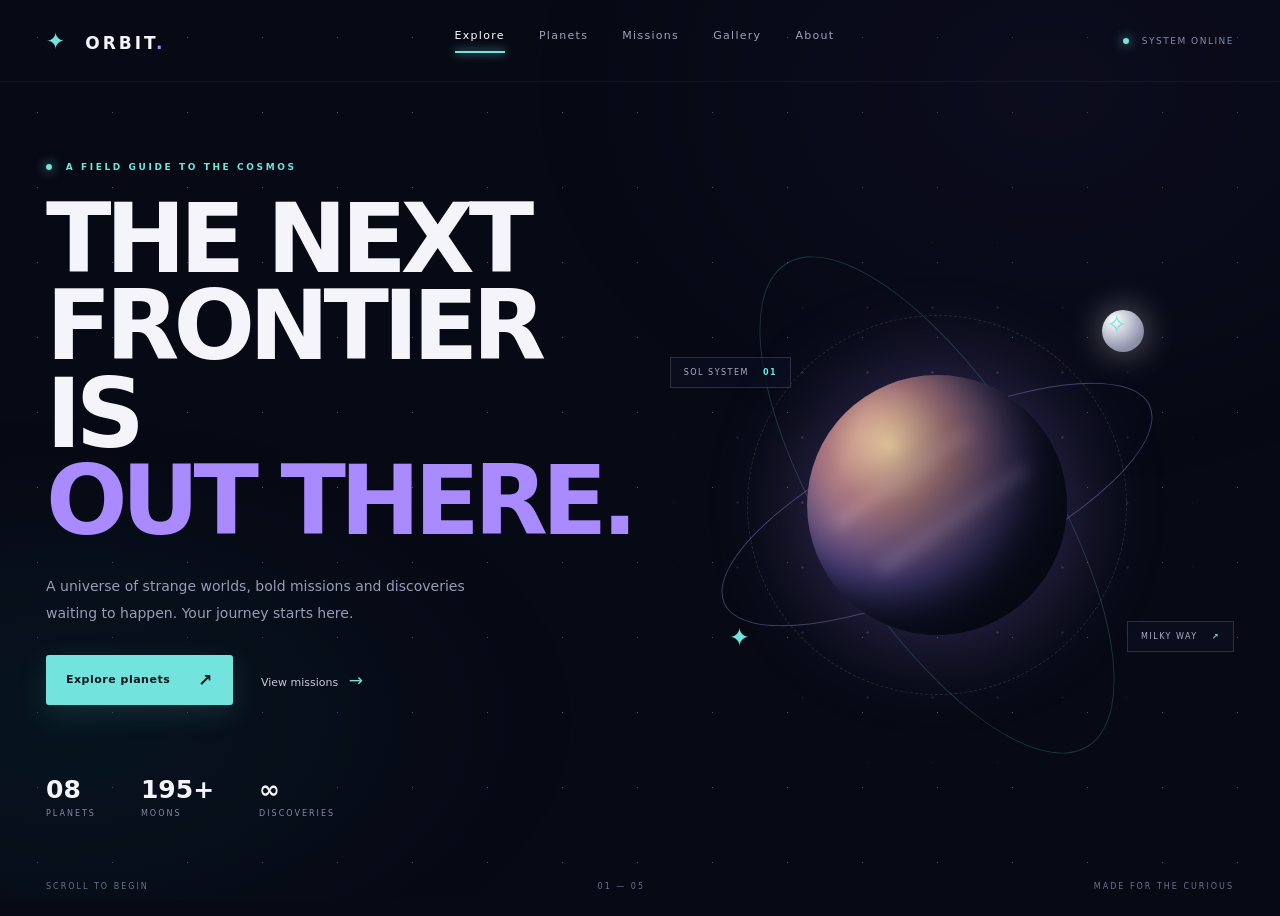
<file: index.html>
<!DOCTYPE html>
<html lang="en"><head><meta charset="UTF-8"><meta name="viewport" content="width=device-width,initial-scale=1"><meta name="theme-color" content="#070914"><title>ORBIT — Explore the Universe</title><link rel="stylesheet" href="style.css"></head>
<body class="home-page">
<header class="topbar"><a class="brand" href="index.html"><span class="brand-mark">✦</span> ORBIT<span class="brand-dot">.</span></a><button class="nav-toggle" aria-label="Open navigation">☰</button><nav class="nav"><a class="current" href="index.html">Explore</a><a href="planets.html">Planets</a><a href="missions.html">Missions</a><a href="gallery.html">Gallery</a><a href="about.html">About</a></nav><span class="top-status"><i></i> SYSTEM ONLINE</span></header>
<main class="home-hero"><div class="hero-copy"><div class="kicker"><span></span> A FIELD GUIDE TO THE COSMOS</div><h1>THE NEXT<br>FRONTIER IS<br><em>OUT THERE.</em></h1><p class="hero-desc">A universe of strange worlds, bold missions and discoveries waiting to happen. Your journey starts here.</p><div class="hero-actions"><a class="btn btn-primary" href="planets.html">Explore planets <b>↗</b></a><a class="text-link" href="missions.html">View missions <span>→</span></a></div><div class="hero-metrics"><div><strong>08</strong><small>PLANETS</small></div><div><strong>195+</strong><small>MOONS</small></div><div><strong>∞</strong><small>DISCOVERIES</small></div></div></div>
<div class="hero-visual"><div class="starfield"></div><div class="hero-orbit orbit-a"></div><div class="hero-orbit orbit-b"></div><div class="hero-orbit orbit-c"></div><div class="hero-planet"><span class="planet-shadow"></span></div><div class="hero-moon"></div><div class="floating-label label-one">SOL SYSTEM <b>01</b></div><div class="floating-label label-two">MILKY WAY <b>↗</b></div><span class="hero-cross cross-one">✦</span><span class="hero-cross cross-two">✧</span></div><div class="hero-bottom"><span>SCROLL TO BEGIN</span><span>01 — 05</span><span>MADE FOR THE CURIOUS</span></div></main><script src="script.js"></script></body></html>
</file>
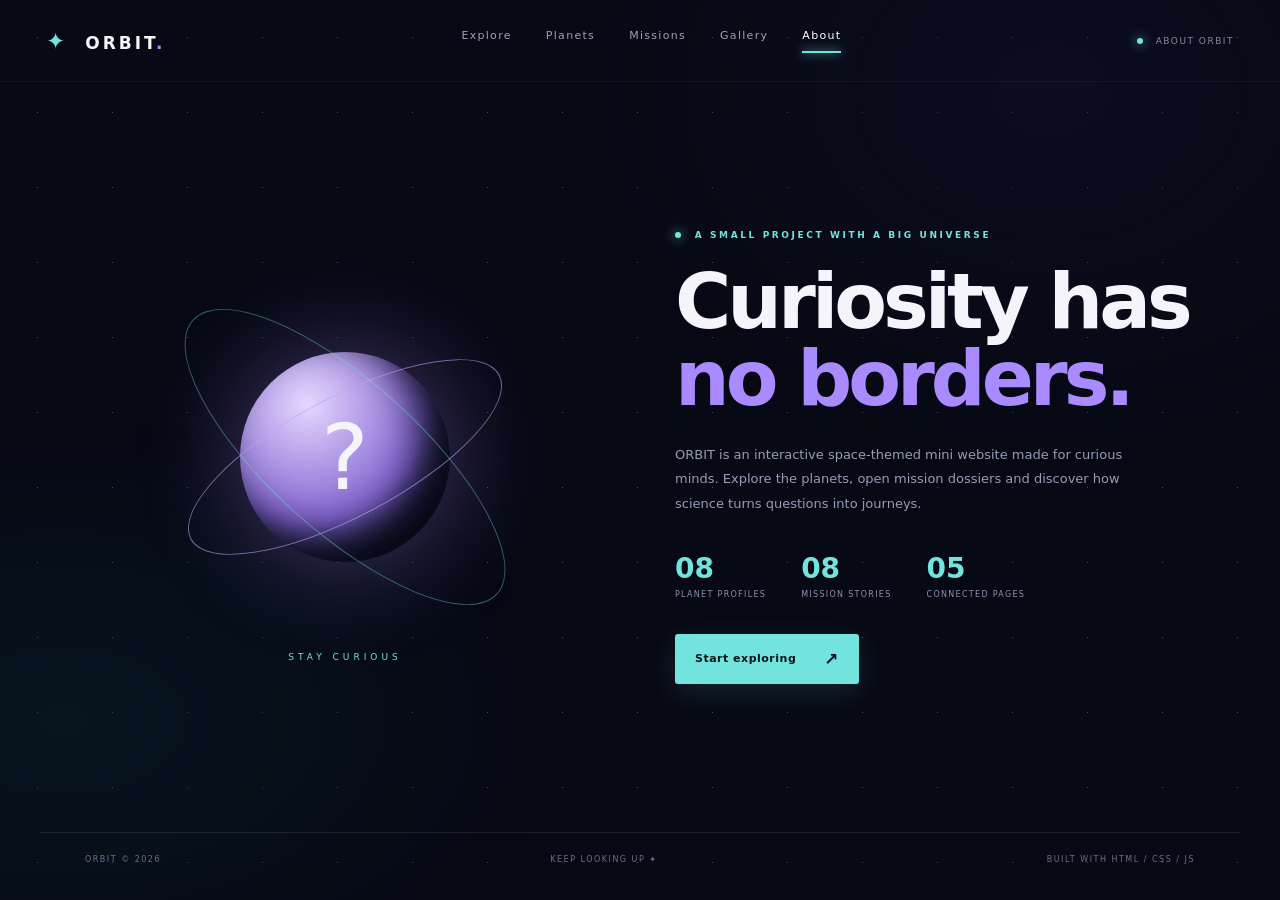
<file: about.html>
<!DOCTYPE html>
<html lang="en"><head><meta charset="UTF-8"><meta name="viewport" content="width=device-width,initial-scale=1"><title>About — ORBIT</title><link rel="stylesheet" href="style.css"></head>
<body><header class="topbar"><a class="brand" href="index.html"><span class="brand-mark">✦</span> ORBIT<span class="brand-dot">.</span></a><button class="nav-toggle" aria-label="Open navigation">☰</button><nav class="nav"><a href="index.html">Explore</a><a href="planets.html">Planets</a><a href="missions.html">Missions</a><a href="gallery.html">Gallery</a><a class="current" href="about.html">About</a></nav><span class="top-status"><i></i> ABOUT ORBIT</span></header>
<main class="about-shell"><div class="about-art"><div class="about-orbit one"></div><div class="about-orbit two"></div><div class="about-sun">?</div><span class="about-stamp">STAY CURIOUS</span></div><div class="about-text"><div class="kicker"><span></span> A SMALL PROJECT WITH A BIG UNIVERSE</div><h1>Curiosity has<br><em>no borders.</em></h1><p>ORBIT is an interactive space-themed mini website made for curious minds. Explore the planets, open mission dossiers and discover how science turns questions into journeys.</p><div class="about-numbers"><div><b>08</b><small>PLANET PROFILES</small></div><div><b>08</b><small>MISSION STORIES</small></div><div><b>05</b><small>CONNECTED PAGES</small></div></div><a class="btn btn-primary" href="planets.html">Start exploring <b>↗</b></a></div></main><footer class="site-footer"><span>ORBIT © 2026</span><span>KEEP LOOKING UP ✦</span><span>BUILT WITH HTML / CSS / JS</span></footer><script src="script.js"></script></body></html>
</file>
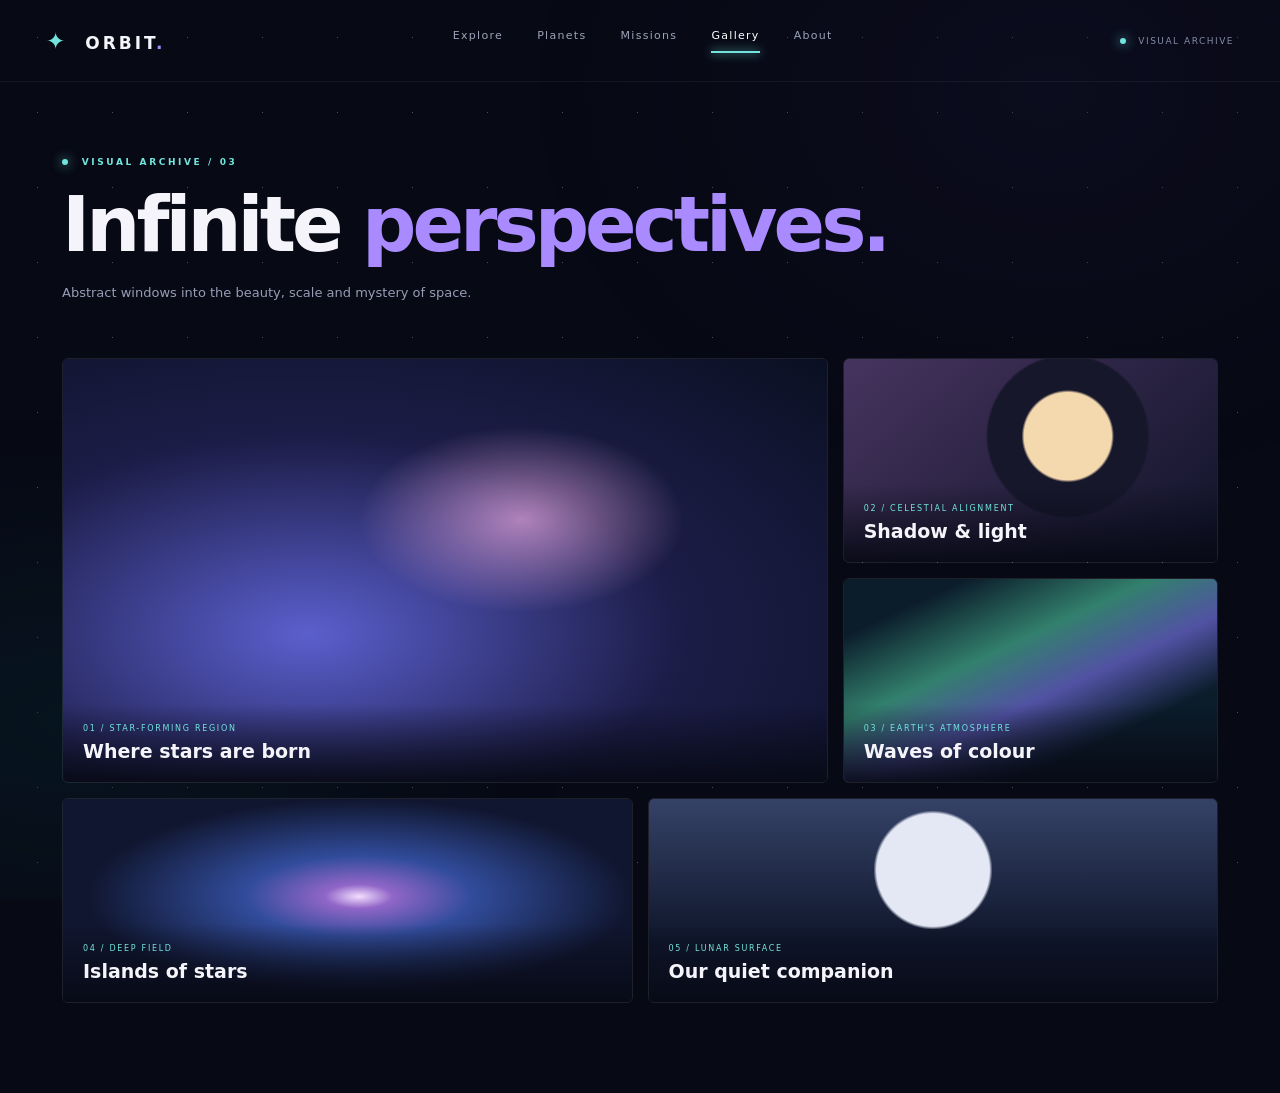
<file: gallery.html>
<!DOCTYPE html>
<html lang="en"><head><meta charset="UTF-8"><meta name="viewport" content="width=device-width,initial-scale=1"><title>Gallery — ORBIT</title><link rel="stylesheet" href="style.css"></head>
<body><header class="topbar"><a class="brand" href="index.html"><span class="brand-mark">✦</span> ORBIT<span class="brand-dot">.</span></a><button class="nav-toggle" aria-label="Open navigation">☰</button><nav class="nav"><a href="index.html">Explore</a><a href="planets.html">Planets</a><a href="missions.html">Missions</a><a class="current" href="gallery.html">Gallery</a><a href="about.html">About</a></nav><span class="top-status"><i></i> VISUAL ARCHIVE</span></header>
<main class="content-shell"><div class="section-heading"><div><div class="kicker"><span></span> VISUAL ARCHIVE / 03</div><h1>Infinite <em>perspectives.</em></h1><p>Abstract windows into the beauty, scale and mystery of space.</p></div></div><section class="visual-gallery"><article class="visual-tile nebula-tile"><div class="visual-art"></div><div class="visual-caption"><small>01 / STAR-FORMING REGION</small><b>Where stars are born</b></div></article><article class="visual-tile eclipse-tile"><div class="visual-art"></div><div class="visual-caption"><small>02 / CELESTIAL ALIGNMENT</small><b>Shadow & light</b></div></article><article class="visual-tile aurora-tile"><div class="visual-art"></div><div class="visual-caption"><small>03 / EARTH'S ATMOSPHERE</small><b>Waves of colour</b></div></article><article class="visual-tile galaxy-tile"><div class="visual-art"></div><div class="visual-caption"><small>04 / DEEP FIELD</small><b>Islands of stars</b></div></article><article class="visual-tile moon-tile"><div class="visual-art"></div><div class="visual-caption"><small>05 / LUNAR SURFACE</small><b>Our quiet companion</b></div></article></section></main><script src="script.js"></script></body></html>
</file>
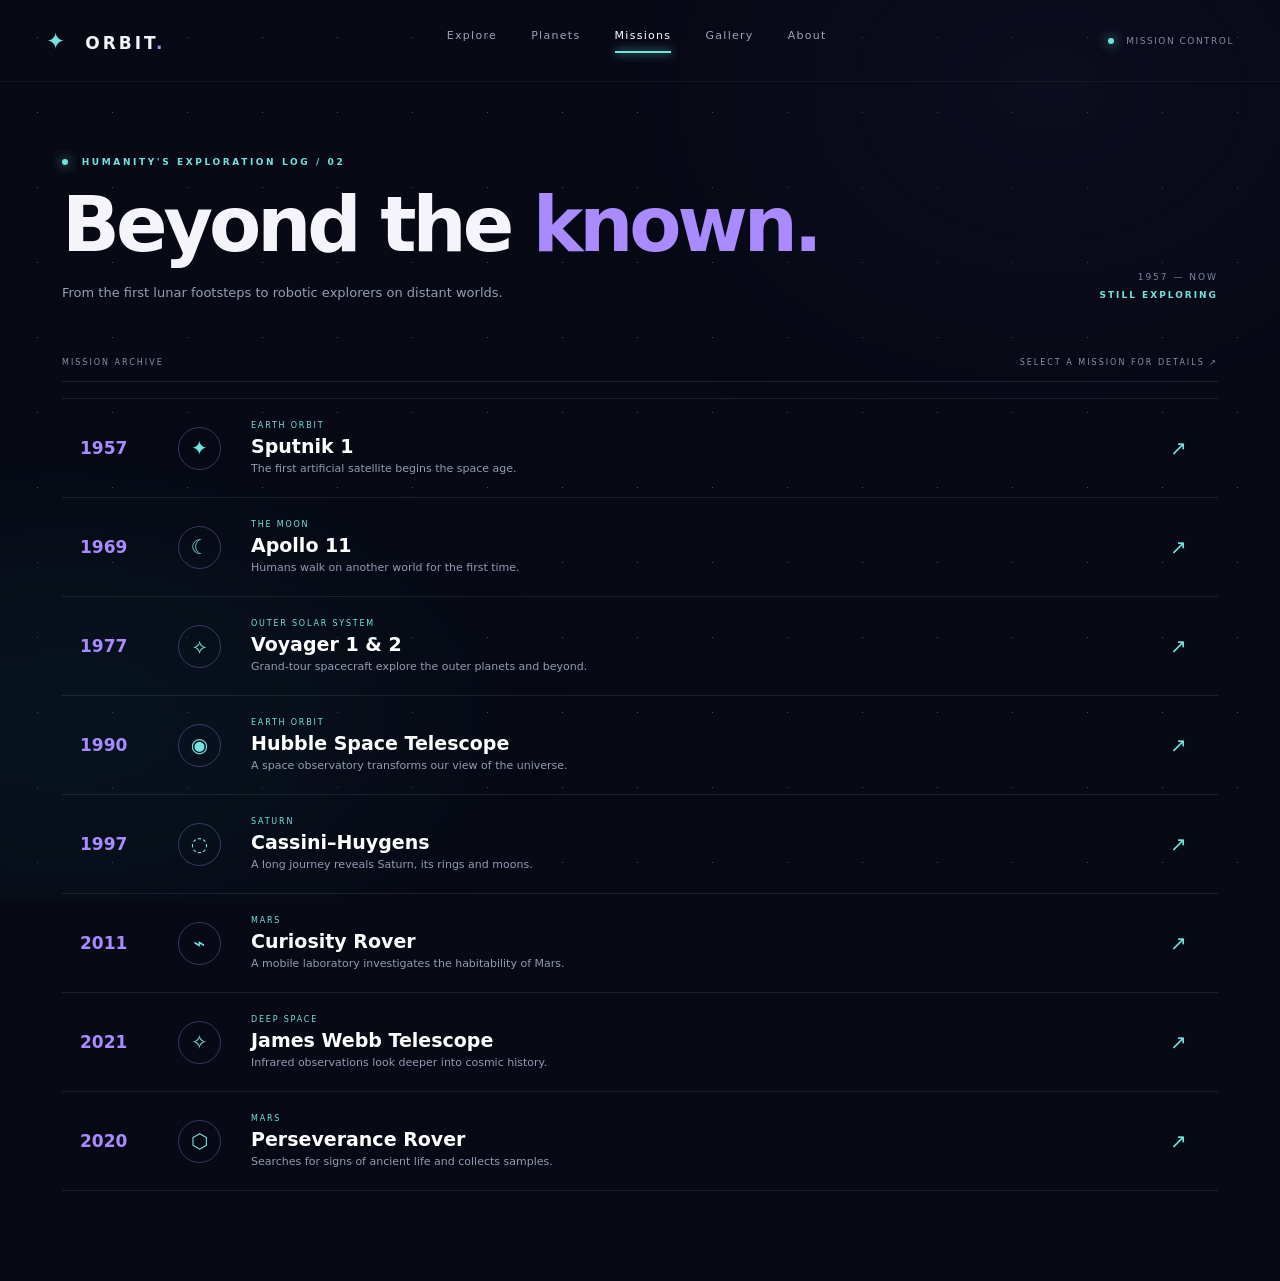
<file: missions.html>
<!DOCTYPE html>
<html lang="en"><head><meta charset="UTF-8"><meta name="viewport" content="width=device-width,initial-scale=1"><title>Missions — ORBIT</title><link rel="stylesheet" href="style.css"></head>
<body><header class="topbar"><a class="brand" href="index.html"><span class="brand-mark">✦</span> ORBIT<span class="brand-dot">.</span></a><button class="nav-toggle" aria-label="Open navigation">☰</button><nav class="nav"><a href="index.html">Explore</a><a href="planets.html">Planets</a><a class="current" href="missions.html">Missions</a><a href="gallery.html">Gallery</a><a href="about.html">About</a></nav><span class="top-status"><i></i> MISSION CONTROL</span></header>
<main class="content-shell"><div class="section-heading"><div><div class="kicker"><span></span> HUMANITY'S EXPLORATION LOG / 02</div><h1>Beyond the <em>known.</em></h1><p>From the first lunar footsteps to robotic explorers on distant worlds.</p></div><div class="heading-side">1957 — NOW<br><b>STILL EXPLORING</b></div></div><div class="mission-intro"><span>MISSION ARCHIVE</span><span>SELECT A MISSION FOR DETAILS ↗</span></div><section class="mission-list" id="missionList">
<button class="mission-card" data-mission="sputnik"><span class="mission-date">1957</span><span class="mission-symbol">✦</span><span class="mission-main"><small>EARTH ORBIT</small><b>Sputnik 1</b><p>The first artificial satellite begins the space age.</p></span><span class="mission-go">↗</span></button>
<button class="mission-card" data-mission="apollo"><span class="mission-date">1969</span><span class="mission-symbol">☾</span><span class="mission-main"><small>THE MOON</small><b>Apollo 11</b><p>Humans walk on another world for the first time.</p></span><span class="mission-go">↗</span></button>
<button class="mission-card" data-mission="voyager"><span class="mission-date">1977</span><span class="mission-symbol">⟡</span><span class="mission-main"><small>OUTER SOLAR SYSTEM</small><b>Voyager 1 & 2</b><p>Grand-tour spacecraft explore the outer planets and beyond.</p></span><span class="mission-go">↗</span></button>
<button class="mission-card" data-mission="hubble"><span class="mission-date">1990</span><span class="mission-symbol">◉</span><span class="mission-main"><small>EARTH ORBIT</small><b>Hubble Space Telescope</b><p>A space observatory transforms our view of the universe.</p></span><span class="mission-go">↗</span></button>
<button class="mission-card" data-mission="cassini"><span class="mission-date">1997</span><span class="mission-symbol">◌</span><span class="mission-main"><small>SATURN</small><b>Cassini–Huygens</b><p>A long journey reveals Saturn, its rings and moons.</p></span><span class="mission-go">↗</span></button>
<button class="mission-card" data-mission="curiosity"><span class="mission-date">2011</span><span class="mission-symbol">⌁</span><span class="mission-main"><small>MARS</small><b>Curiosity Rover</b><p>A mobile laboratory investigates the habitability of Mars.</p></span><span class="mission-go">↗</span></button>
<button class="mission-card" data-mission="webb"><span class="mission-date">2021</span><span class="mission-symbol">✧</span><span class="mission-main"><small>DEEP SPACE</small><b>James Webb Telescope</b><p>Infrared observations look deeper into cosmic history.</p></span><span class="mission-go">↗</span></button>
<button class="mission-card" data-mission="perseverance"><span class="mission-date">2020</span><span class="mission-symbol">⬡</span><span class="mission-main"><small>MARS</small><b>Perseverance Rover</b><p>Searches for signs of ancient life and collects samples.</p></span><span class="mission-go">↗</span></button>
</section></main>
<div class="modal-backdrop" id="missionModal" aria-hidden="true"><section class="detail-modal mission-detail" role="dialog" aria-modal="true" aria-labelledby="missionName"><button class="modal-close" aria-label="Close">×</button><div class="mission-detail-art"><div class="mission-art-ring"></div><div class="mission-art-icon" id="missionIcon">✦</div><span>MISSION ARCHIVE / <b id="missionYear">1969</b></span></div><div class="detail-content"><div class="kicker"><span></span><span id="missionTarget">LUNAR EXPLORATION</span></div><h2 id="missionName">Apollo 11</h2><p class="detail-intro" id="missionDescription"></p><div class="mission-facts" id="missionFacts"></div><div class="detail-section"><div class="detail-section-head"><span>MISSION HIGHLIGHTS</span><small>KEY MOMENTS</small></div><ul id="missionHighlights" class="highlight-list"></ul></div><p class="detail-foot" id="missionStatus"></p></div></section></div><script src="script.js"></script></body></html>
</file>
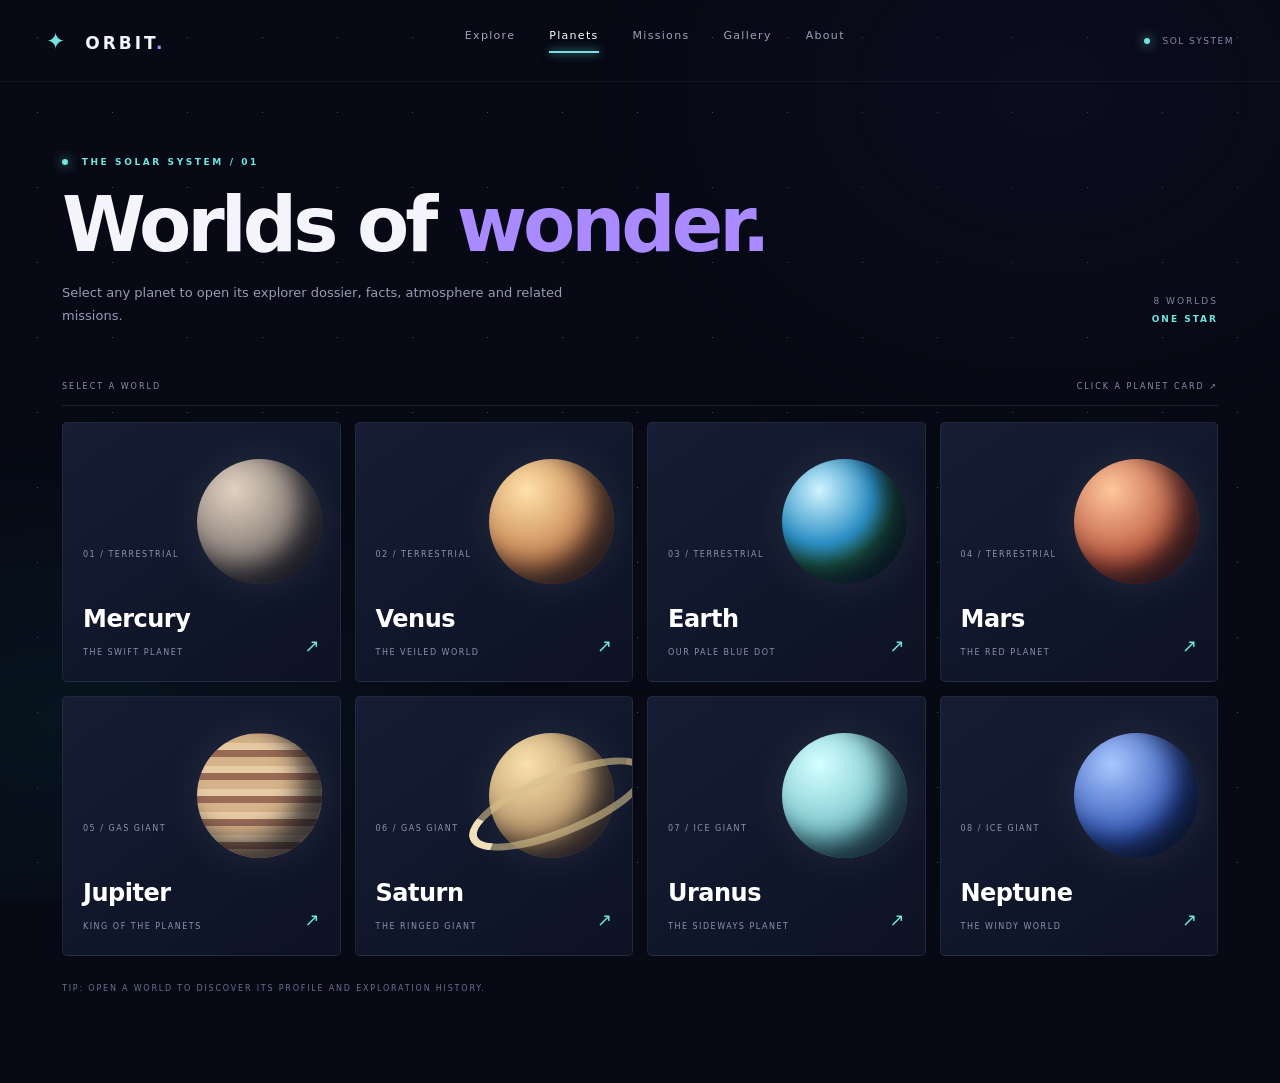
<file: planets.html>
<!DOCTYPE html>
<html lang="en"><head><meta charset="UTF-8"><meta name="viewport" content="width=device-width,initial-scale=1"><title>Planets — ORBIT</title><link rel="stylesheet" href="style.css"></head>
<body><header class="topbar"><a class="brand" href="index.html"><span class="brand-mark">✦</span> ORBIT<span class="brand-dot">.</span></a><button class="nav-toggle" aria-label="Open navigation">☰</button><nav class="nav"><a href="index.html">Explore</a><a class="current" href="planets.html">Planets</a><a href="missions.html">Missions</a><a href="gallery.html">Gallery</a><a href="about.html">About</a></nav><span class="top-status"><i></i> SOL SYSTEM</span></header>
<main class="content-shell"><div class="section-heading"><div><div class="kicker"><span></span> THE SOLAR SYSTEM / 01</div><h1>Worlds of <em>wonder.</em></h1><p>Select any planet to open its explorer dossier, facts, atmosphere and related missions.</p></div><div class="heading-side">8 WORLDS<br><b>ONE STAR</b></div></div>
<div class="planet-toolbar"><span>SELECT A WORLD</span><span>CLICK A PLANET CARD ↗</span></div>
<section class="planet-catalog" id="planetCatalog">
<button class="world-card mercury" data-planet="mercury"><span class="world-index">01 / TERRESTRIAL</span><span class="world-orb"></span><span class="world-name">Mercury</span><span class="world-sub">THE SWIFT PLANET</span><span class="world-arrow">↗</span></button>
<button class="world-card venus" data-planet="venus"><span class="world-index">02 / TERRESTRIAL</span><span class="world-orb"></span><span class="world-name">Venus</span><span class="world-sub">THE VEILED WORLD</span><span class="world-arrow">↗</span></button>
<button class="world-card earth" data-planet="earth"><span class="world-index">03 / TERRESTRIAL</span><span class="world-orb"></span><span class="world-name">Earth</span><span class="world-sub">OUR PALE BLUE DOT</span><span class="world-arrow">↗</span></button>
<button class="world-card mars" data-planet="mars"><span class="world-index">04 / TERRESTRIAL</span><span class="world-orb"></span><span class="world-name">Mars</span><span class="world-sub">THE RED PLANET</span><span class="world-arrow">↗</span></button>
<button class="world-card jupiter" data-planet="jupiter"><span class="world-index">05 / GAS GIANT</span><span class="world-orb"></span><span class="world-name">Jupiter</span><span class="world-sub">KING OF THE PLANETS</span><span class="world-arrow">↗</span></button>
<button class="world-card saturn" data-planet="saturn"><span class="world-index">06 / GAS GIANT</span><span class="world-orb"></span><span class="world-name">Saturn</span><span class="world-sub">THE RINGED GIANT</span><span class="world-arrow">↗</span></button>
<button class="world-card uranus" data-planet="uranus"><span class="world-index">07 / ICE GIANT</span><span class="world-orb"></span><span class="world-name">Uranus</span><span class="world-sub">THE SIDEWAYS PLANET</span><span class="world-arrow">↗</span></button>
<button class="world-card neptune" data-planet="neptune"><span class="world-index">08 / ICE GIANT</span><span class="world-orb"></span><span class="world-name">Neptune</span><span class="world-sub">THE WINDY WORLD</span><span class="world-arrow">↗</span></button>
</section><div class="bottom-note">TIP: OPEN A WORLD TO DISCOVER ITS PROFILE AND EXPLORATION HISTORY.</div></main>
<div class="modal-backdrop" id="planetModal" aria-hidden="true"><section class="detail-modal planet-detail" role="dialog" aria-modal="true" aria-labelledby="detailName"><button class="modal-close" aria-label="Close">×</button><div class="detail-visual"><div class="detail-orbit"></div><div class="detail-planet" id="detailOrb"></div><span class="detail-coordinate">ORBITAL BODY / SOL-<b id="detailCode">03</b></span></div><div class="detail-content"><div class="kicker"><span></span><span id="detailType">TERRESTRIAL PLANET</span></div><h2 id="detailName">Earth</h2><p class="detail-intro" id="detailIntro"></p><div class="fact-grid" id="detailFacts"></div><div class="detail-section"><div class="detail-section-head"><span>EXPLORATION LOG</span><small>RELATED MISSIONS</small></div><div id="detailMissions" class="related-missions"></div></div><p class="detail-foot" id="detailFoot"></p></div></section></div><script src="script.js"></script></body></html>
</file>
<file: style.css>
:root{--bg:#070914;--panel:#101426;--panel2:#151b31;--white:#f4f4fa;--muted:#969db5;--line:#ffffff17;--violet:#a98bff;--cyan:#72e4dd;--gold:#f4c98a}*{box-sizing:border-box}html{scroll-behavior:smooth}body{margin:0;background:var(--bg);color:var(--white);font-family:Inter,ui-sans-serif,system-ui,-apple-system,"Segoe UI",sans-serif;min-height:100vh;overflow-x:hidden}body:before{content:"";position:fixed;inset:0;pointer-events:none;z-index:-1;background:radial-gradient(ellipse at 82% 10%,#25204a55,transparent 35%),radial-gradient(ellipse at 5% 80%,#0b4b5555,transparent 30%),radial-gradient(#fff8 .7px,transparent .8px);background-size:auto,auto,75px 75px;opacity:.55}a{color:inherit;text-decoration:none}button{font:inherit}.topbar{height:82px;max-width:1320px;margin:auto;padding:0 46px;display:flex;align-items:center;justify-content:space-between;border-bottom:1px solid #ffffff0d;position:relative;z-index:10}.brand{font-size:17px;font-weight:900;letter-spacing:3px}.brand-mark{color:var(--cyan);font-size:23px;margin-right:8px}.brand-dot{color:var(--violet)}.nav{display:flex;gap:34px}.nav a{font-size:11px;letter-spacing:1.3px;color:#9da3b8;transition:.25s}.nav a:hover,.nav a.current{color:white}.nav a.current:after{content:"";display:block;height:2px;background:var(--cyan);margin-top:9px;box-shadow:0 0 10px var(--cyan)}.top-status{font-size:9px;letter-spacing:1.5px;color:#838ba5}.top-status i,.kicker span{display:inline-block;width:6px;height:6px;border-radius:50%;background:var(--cyan);box-shadow:0 0 12px var(--cyan);margin-right:8px}.nav-toggle{display:none;color:white;background:none;border:0;font-size:23px}.home-hero{max-width:1320px;min-height:calc(100vh - 82px);margin:auto;padding:80px 46px 68px;display:grid;grid-template-columns:1fr 1fr;align-items:center;position:relative}.hero-copy{position:relative;z-index:2;padding-bottom:30px;animation:fadeUp .9s both}.kicker{font-size:9px;letter-spacing:2.6px;color:var(--cyan);font-weight:800;margin-bottom:24px}.hero-copy h1{font-size:clamp(62px,7.5vw,105px);line-height:.91;letter-spacing:-6px;margin:0;font-weight:850}.hero-copy h1 em,.section-heading h1 em,.about-text h1 em{font-style:normal;color:var(--violet)}.hero-desc{max-width:430px;color:var(--muted);font-size:14px;line-height:1.9;margin:28px 0}.hero-actions{display:flex;align-items:center;gap:28px}.btn{display:inline-flex;align-items:center;gap:28px;padding:15px 20px;font-size:11px;font-weight:800;letter-spacing:.5px;border-radius:3px;transition:.3s}.btn-primary{background:var(--cyan);color:#071318;box-shadow:0 8px 30px #72e4dd22}.btn-primary:hover{transform:translateY(-4px);box-shadow:0 15px 35px #72e4dd44}.btn b{font-size:17px}.text-link{font-size:11px;color:#c7c9d8}.text-link span{color:var(--cyan);font-size:17px;margin-left:7px}.hero-metrics{display:flex;gap:45px;margin-top:70px}.hero-metrics div{display:flex;flex-direction:column;gap:5px}.hero-metrics strong{font-size:25px}.hero-metrics small{font-size:8px;letter-spacing:2px;color:#828aa3}.hero-visual{height:590px;position:relative;display:grid;place-items:center;animation:fadeIn 1.4s both}.starfield{position:absolute;inset:0;background:radial-gradient(#fff 1px,transparent 1.5px);background-size:65px 65px;opacity:.25;mask-image:radial-gradient(ellipse,black,transparent 70%)}.hero-planet{width:260px;height:260px;border-radius:50%;position:relative;z-index:2;background:radial-gradient(circle at 32% 27%,#f6d4a4 0,#b27d83 24%,#584b91 53%,#1b204b 75%);box-shadow:inset -38px -30px 55px #050711,0 0 100px #9d80f055;animation:planetFloat 7s ease-in-out infinite}.hero-planet:before{content:"";position:absolute;inset:20% 10%;border-radius:50%;background:linear-gradient(145deg,transparent 30%,#e2b3bd55 31% 35%,transparent 36% 55%,#d7c3f344 56% 61%,transparent 62%);filter:blur(7px)}.planet-shadow{position:absolute;inset:0;border-radius:50%;background:linear-gradient(110deg,transparent 20%,#070914bb 90%)}.hero-orbit{position:absolute;border:1px solid #bcaaff55;border-radius:50%;transform:rotate(-25deg)}.orbit-a{width:470px;height:155px;animation:orbitSpin 24s linear infinite}.orbit-b{width:570px;height:220px;transform:rotate(58deg);border-color:#72e4dd33;animation:orbitSpin 35s linear infinite reverse}.orbit-c{width:380px;height:380px;border-style:dashed;border-color:#ffffff20;animation:orbitSpin 60s linear infinite}.hero-moon{position:absolute;width:42px;height:42px;border-radius:50%;background:radial-gradient(circle at 30% 25%,#fff,#8c91aa 70%);top:100px;right:90px;box-shadow:0 0 35px #fff6}.floating-label{position:absolute;border:1px solid #ffffff24;background:#0b1022aa;backdrop-filter:blur(8px);padding:10px 13px;font-size:8px;letter-spacing:1.5px;color:#aab0c5}.floating-label b{color:var(--cyan);margin-left:10px}.label-one{left:5%;top:25%}.label-two{right:0;bottom:25%}.hero-cross{position:absolute;color:var(--cyan);font-size:25px;animation:twinkle 2s ease-in-out infinite alternate}.cross-one{left:15%;bottom:25%}.cross-two{right:18%;top:17%;animation-delay:.8s}.hero-bottom{position:absolute;bottom:25px;left:46px;right:46px;display:flex;justify-content:space-between;font-size:8px;letter-spacing:2px;color:#68718d}.content-shell{max-width:1240px;margin:auto;padding:75px 42px 90px}.section-heading{display:flex;justify-content:space-between;align-items:flex-end;gap:25px;margin-bottom:54px;animation:fadeUp .7s both}.section-heading .kicker{margin-bottom:20px}.section-heading h1,.about-text h1{font-size:clamp(48px,6vw,76px);letter-spacing:-4px;line-height:1;margin:0}.section-heading p{font-size:13px;color:var(--muted);line-height:1.8;margin:18px 0 0;max-width:560px}.heading-side{text-align:right;font-size:9px;line-height:2;letter-spacing:2px;color:#7e86a2}.heading-side b{color:var(--cyan)}.planet-toolbar,.mission-intro{display:flex;justify-content:space-between;border-bottom:1px solid var(--line);padding:0 0 14px;margin-bottom:16px;color:#8790aa;font-size:8px;letter-spacing:2px}.planet-catalog{display:grid;grid-template-columns:repeat(4,1fr);gap:14px}.world-card{min-height:260px;position:relative;overflow:hidden;text-align:left;color:white;border:1px solid #ffffff13;border-radius:5px;background:linear-gradient(145deg,#161d34,#0d1224);padding:20px;cursor:pointer;transition:transform .35s,border-color .35s,box-shadow .35s;animation:cardReveal .7s both}.world-card:nth-child(2n){animation-delay:.1s}.world-card:nth-child(3n){animation-delay:.2s}.world-card:hover{transform:translateY(-7px);border-color:#a98bff88;box-shadow:0 18px 45px #0005}.world-index{font-size:8px;letter-spacing:1.5px;color:#8c94ac;position:relative;z-index:2}.world-orb{position:absolute;width:125px;height:125px;right:18px;top:36px;border-radius:50%;box-shadow:inset -20px -16px 25px #060914bb,0 0 45px #ffffff16;transition:transform .6s}.world-card:hover .world-orb{transform:scale(1.12) rotate(14deg)}.mercury .world-orb{background:radial-gradient(circle at 30% 25%,#e1d1c0,#766d69 65%,#37323b)}.venus .world-orb{background:radial-gradient(circle at 30% 25%,#ffe2a8,#c17c4c 60%,#693d37)}.earth .world-orb{background:radial-gradient(circle at 30% 25%,#d0f5ff,#2b8fc5 42%,#1c5c47 60%,#102b53)}.mars .world-orb{background:radial-gradient(circle at 30% 25%,#ffc79c,#b34d36 62%,#612b39)}.jupiter .world-orb{background:repeating-linear-gradient(0deg,#d6b38a 0 9px,#986b55 9px 16px,#e7cba4 16px 23px)}.saturn .world-orb{background:radial-gradient(circle at 30% 25%,#f8e1ac,#b28b61 65%,#55405c)}.saturn .world-orb:after{content:"";position:absolute;width:175px;height:48px;border:8px solid #d8c18c99;border-left-color:#f1e0b9;border-right-color:#9e866f;border-radius:50%;left:-26px;top:39px;transform:rotate(-22deg)}.uranus .world-orb{background:radial-gradient(circle at 30% 25%,#d4ffff,#6bbcc4 65%,#2b657e)}.neptune .world-orb{background:radial-gradient(circle at 30% 25%,#a8c7ff,#3155b5 60%,#142354)}.world-name{position:absolute;bottom:48px;left:20px;font-size:24px;font-weight:750;letter-spacing:-.5px}.world-sub{position:absolute;bottom:24px;left:20px;font-size:8px;letter-spacing:1.5px;color:#8992ac}.world-arrow{position:absolute;right:20px;bottom:25px;color:var(--cyan);font-size:18px;transition:transform .3s}.world-card:hover .world-arrow{transform:translate(4px,-4px)}.bottom-note{margin-top:28px;color:#68718d;font-size:8px;letter-spacing:1.8px}.modal-backdrop{position:fixed;inset:0;background:#03040bdc;backdrop-filter:blur(13px);z-index:30;display:grid;place-items:center;padding:24px;opacity:0;visibility:hidden;transition:opacity .35s,visibility .35s}.modal-backdrop.show{opacity:1;visibility:visible}.detail-modal{width:min(100%,960px);max-height:min(88vh,780px);overflow:auto;position:relative;display:grid;grid-template-columns:.82fr 1.18fr;background:linear-gradient(135deg,#171d34,#0c1122 72%);border:1px solid #ffffff24;border-radius:9px;box-shadow:0 35px 100px #000b;transform:translateY(25px) scale(.98);transition:transform .4s}.show .detail-modal{transform:translateY(0) scale(1)}.modal-close{position:absolute;right:16px;top:12px;z-index:5;width:38px;height:38px;border:1px solid #ffffff25;border-radius:50%;background:#080c1c;color:white;font-size:25px;cursor:pointer;transition:.25s}.modal-close:hover{background:var(--cyan);color:#071318;transform:rotate(90deg)}.detail-visual{min-height:520px;position:relative;overflow:hidden;display:grid;place-items:center;background:radial-gradient(ellipse at center,#3a315c,#14182e 55%,#0b1020)}.detail-visual:after{content:"";position:absolute;inset:0;background:radial-gradient(#fff 1px,transparent 1px);background-size:48px 48px;opacity:.22}.detail-orbit{position:absolute;width:380px;height:130px;border:1px solid #d2c4ff66;border-radius:50%;transform:rotate(-28deg);animation:orbitSpin 28s linear infinite}.detail-planet{width:190px;height:190px;border-radius:50%;position:relative;z-index:2;box-shadow:inset -30px -24px 35px #050713aa,0 0 75px #a78bfa33;animation:planetFloat 5s ease-in-out infinite}.detail-planet.mercury{background:radial-gradient(circle at 30% 25%,#e1d1c0,#766d69 70%)}.detail-planet.venus{background:radial-gradient(circle at 30% 25%,#ffe2a8,#b66f48 70%)}.detail-planet.earth{background:radial-gradient(circle at 30% 25%,#d0f5ff,#2788c0 42%,#24684e 60%,#102b53)}.detail-planet.mars{background:radial-gradient(circle at 30% 25%,#ffc79c,#b34d36 70%)}.detail-planet.jupiter{background:repeating-linear-gradient(0deg,#d6b38a 0 12px,#986b55 12px 20px,#e7cba4 20px 28px)}.detail-planet.saturn{background:radial-gradient(circle at 30% 25%,#f8e1ac,#b28b61 70%)}.detail-planet.saturn:after{content:"";position:absolute;width:270px;height:70px;border:12px solid #d8c18c99;border-radius:50%;left:-40px;top:58px;transform:rotate(-22deg)}.detail-planet.uranus{background:radial-gradient(circle at 30% 25%,#d4ffff,#6bbcc4 70%)}.detail-planet.neptune{background:radial-gradient(circle at 30% 25%,#a8c7ff,#3155b5 70%)}.detail-coordinate{position:absolute;bottom:25px;left:25px;font-size:8px;letter-spacing:2px;color:#a5abc0;z-index:2}.detail-coordinate b{color:var(--cyan)}.detail-content{padding:52px 42px 34px}.detail-content .kicker{margin-bottom:15px}.detail-content h2{font-size:48px;letter-spacing:-2px;margin:0 0 12px}.detail-intro{font-size:12px;line-height:1.85;color:#aeb4c9;margin:0 0 25px;max-width:500px}.fact-grid{display:grid;grid-template-columns:repeat(2,1fr);gap:9px;margin-bottom:25px}.fact{padding:13px 14px;background:#ffffff08;border:1px solid #ffffff0c;display:flex;flex-direction:column;gap:6px}.fact b{font-size:15px;color:var(--cyan)}.fact small{font-size:8px;letter-spacing:1.3px;color:#8b94ae}.detail-section{border-top:1px solid var(--line);padding-top:17px}.detail-section-head{display:flex;justify-content:space-between;gap:10px;margin-bottom:13px;font-size:8px;letter-spacing:1.5px;color:#c8cbe0}.detail-section-head small{color:#78829e}.related-row{display:flex;flex-direction:column;gap:4px;padding:10px 0;border-bottom:1px solid #ffffff0c}.related-row b{font-size:11px;color:white}.related-row span{font-size:10px;color:#929bb3;line-height:1.5}.detail-foot{font-size:9px;line-height:1.7;color:#8c96b0;margin:17px 0 0}.mission-list{border-top:1px solid var(--line)}.mission-card{width:100%;display:grid;grid-template-columns:80px 55px 1fr 30px;align-items:center;gap:18px;text-align:left;padding:22px 18px;background:transparent;border:0;border-bottom:1px solid var(--line);color:white;cursor:pointer;transition:background .3s,padding .3s}.mission-card:hover{background:#ffffff08;padding-left:27px}.mission-date{font-size:17px;font-weight:800;color:var(--violet)}.mission-symbol{width:43px;height:43px;display:grid;place-items:center;border:1px solid #a98bff55;border-radius:50%;color:var(--cyan);font-size:20px}.mission-main{display:flex;flex-direction:column;gap:5px}.mission-main small{font-size:8px;letter-spacing:1.8px;color:var(--cyan)}.mission-main b{font-size:19px}.mission-main p{margin:0;color:#939bb2;font-size:11px}.mission-go{color:var(--cyan);font-size:20px}.mission-detail-art{min-height:490px;position:relative;display:grid;place-items:center;background:radial-gradient(ellipse at center,#31335f,#11172d 65%,#0b1020);overflow:hidden}.mission-art-ring{position:absolute;width:300px;height:300px;border:1px solid #b8a4ff88;border-radius:50%;box-shadow:0 0 50px #a98bff22,inset 0 0 50px #a98bff15;animation:orbitSpin 25s linear infinite}.mission-art-ring:before,.mission-art-ring:after{content:"";position:absolute;inset:28px;border:1px dashed #72e4dd66;border-radius:50%}.mission-art-ring:after{inset:-30px;transform:rotateX(65deg);border-style:solid}.mission-art-icon{font-size:105px;color:var(--cyan);text-shadow:0 0 55px #72e4dd88;animation:planetFloat 5s ease-in-out infinite}.mission-detail-art>span{position:absolute;bottom:25px;left:25px;font-size:8px;letter-spacing:2px;color:#9da5bd}.mission-detail-art>span b{color:var(--cyan)}.mission-facts{display:grid;grid-template-columns:repeat(3,1fr);gap:8px;margin:25px 0}.highlight-list{list-style:none;margin:0;padding:0}.highlight-list li{font-size:10px;color:#aeb4c9;padding:9px 0 9px 18px;border-bottom:1px solid #ffffff0c;position:relative;line-height:1.5}.highlight-list li:before{content:"✦";position:absolute;left:0;color:var(--cyan);font-size:9px}.visual-gallery{display:grid;grid-template-columns:repeat(6,1fr);grid-auto-rows:205px;gap:15px}.visual-tile{position:relative;overflow:hidden;border:1px solid #ffffff18;border-radius:6px;isolation:isolate}.visual-tile .visual-art{position:absolute;inset:0;z-index:-1;transition:transform .8s}.visual-tile:hover .visual-art{transform:scale(1.12) rotate(2deg)}.visual-caption{position:absolute;bottom:0;left:0;right:0;padding:20px;background:linear-gradient(transparent,#070914e8);display:flex;flex-direction:column;gap:7px}.visual-caption small{font-size:8px;letter-spacing:1.7px;color:var(--cyan)}.visual-caption b{font-size:19px}.nebula-tile{grid-column:span 4;grid-row:span 2}.nebula-tile .visual-art{background:radial-gradient(ellipse at 60% 38%,#f4b0e9aa,transparent 25%),radial-gradient(ellipse at 32% 65%,#5b5fcd,#1c1d48 50%,#0a1022)}.eclipse-tile{grid-column:span 2}.eclipse-tile .visual-art{background:radial-gradient(circle at 60% 38%,#f4d9ae 0 17%,#17172c 18% 31%,transparent 32%),linear-gradient(140deg,#46345e,#101329)}.aurora-tile{grid-column:span 2}.aurora-tile .visual-art{background:linear-gradient(155deg,transparent 15%,#55d7a888 38%,#746de0aa 56%,transparent 75%),#0b1c2a}.galaxy-tile,.moon-tile{grid-column:span 3}.galaxy-tile .visual-art{background:radial-gradient(ellipse at 52% 48%,#f4ddff,#9166c8 8%,#314c9b 27%,#10162f 65%)}.moon-tile .visual-art{background:radial-gradient(circle at 50% 35%,#e4e8f5 0 18%,transparent 19%),linear-gradient(#354267,#10172c 70%)}.about-shell{max-width:1200px;min-height:calc(100vh - 150px);margin:auto;padding:60px 45px;display:grid;grid-template-columns:1fr 1fr;align-items:center;gap:70px}.about-art{height:450px;display:grid;place-items:center;position:relative}.about-sun{width:210px;height:210px;border-radius:50%;display:grid;place-items:center;font-size:90px;font-weight:200;background:radial-gradient(circle at 32% 25%,#e5d7ff,#8264d0 55%,#1a1d43 80%);box-shadow:inset -25px -22px 40px #060914,0 0 100px #9d80f066;animation:planetFloat 5s ease-in-out infinite}.about-orbit{position:absolute;width:350px;height:120px;border:1px solid #b8a4ff99;border-radius:50%;transform:rotate(-28deg);animation:orbitSpin 20s linear infinite}.about-orbit.two{width:410px;height:150px;transform:rotate(42deg);border-color:#72e4dd66;animation-direction:reverse}.about-stamp{position:absolute;bottom:20px;font-size:9px;letter-spacing:4px;color:var(--cyan)}.about-text h1{font-size:clamp(54px,6vw,78px)}.about-text>p{font-size:13px;color:var(--muted);line-height:1.9;max-width:490px;margin:25px 0}.about-numbers{display:flex;gap:35px;margin:35px 0}.about-numbers div{display:flex;flex-direction:column;gap:5px}.about-numbers b{font-size:28px;color:var(--cyan)}.about-numbers small{font-size:8px;letter-spacing:1.3px;color:#8b94ad}.site-footer{max-width:1200px;margin:auto;padding:22px 45px;border-top:1px solid var(--line);display:flex;justify-content:space-between;color:#68718d;font-size:8px;letter-spacing:1.5px}.modal-open{overflow:hidden}@keyframes fadeUp{from{opacity:0;transform:translateY(25px)}to{opacity:1;transform:none}}@keyframes fadeIn{from{opacity:0}to{opacity:1}}@keyframes planetFloat{50%{transform:translateY(-13px)}}@keyframes orbitSpin{to{rotate:360deg}}@keyframes twinkle{to{opacity:.25;transform:scale(.7)}}@keyframes cardReveal{from{opacity:0;transform:translateY(28px)}to{opacity:1;transform:none}}@media(max-width:900px){.top-status{display:none}.home-hero{grid-template-columns:1fr;padding-top:65px}.hero-visual{position:absolute;right:-80px;top:60px;width:55%;opacity:.52}.hero-copy{padding:45px 0 65px}.planet-catalog{grid-template-columns:repeat(2,1fr)}.detail-modal{grid-template-columns:.7fr 1.3fr}.detail-visual,.mission-detail-art{min-height:460px}.detail-content{padding:48px 28px 28px}.about-shell{gap:25px}.about-art{transform:scale(.85)}}@media(max-width:620px){.topbar{height:70px;padding:0 20px}.nav-toggle{display:block}.nav{display:none;position:absolute;top:65px;left:15px;right:15px;background:#131a30;border:1px solid var(--line);border-radius:6px;padding:20px;flex-direction:column;gap:20px}.nav.nav-open{display:flex}.nav a.current:after{display:none}.home-hero{padding:50px 22px 60px;min-height:calc(100vh - 70px)}.hero-copy h1{font-size:62px;letter-spacing:-4px}.hero-visual{right:-190px;top:130px;width:100%;opacity:.3;transform:scale(.75)}.hero-metrics{gap:27px;margin-top:55px}.hero-bottom{left:22px;right:22px;font-size:7px}.content-shell{padding:52px 20px 70px}.section-heading{align-items:flex-start;margin-bottom:38px}.section-heading h1{font-size:49px;letter-spacing:-3px}.heading-side{display:none}.planet-catalog{gap:9px}.world-card{min-height:220px;padding:15px}.world-orb{width:95px;height:95px;right:10px;top:40px}.world-name{left:15px;bottom:43px;font-size:20px}.world-sub{left:15px;bottom:22px;font-size:7px}.world-arrow{right:14px;bottom:20px}.planet-toolbar,.mission-intro{font-size:7px;letter-spacing:1px}.detail-modal{display:block;max-height:90vh;width:min(100%,480px)}.detail-visual,.mission-detail-art{min-height:230px;height:230px}.detail-planet{width:125px;height:125px}.detail-orbit{width:260px;height:90px}.detail-content{padding:30px 22px 25px}.detail-content h2{font-size:37px}.detail-intro{font-size:11px}.mission-facts{grid-template-columns:repeat(3,1fr)}.fact{padding:10px}.fact b{font-size:12px}.fact small{font-size:7px}.mission-card{grid-template-columns:48px 38px 1fr 18px;gap:10px;padding:18px 5px}.mission-date{font-size:13px}.mission-symbol{width:34px;height:34px;font-size:16px}.mission-main b{font-size:15px}.mission-main p{font-size:9px}.visual-gallery{grid-template-columns:repeat(2,1fr);grid-auto-rows:165px}.nebula-tile{grid-column:span 2;grid-row:span 1}.eclipse-tile,.aurora-tile,.galaxy-tile,.moon-tile{grid-column:span 1}.visual-caption b{font-size:15px}.about-shell{grid-template-columns:1fr;padding:25px 22px 50px;gap:0}.about-art{height:290px;transform:scale(.75);margin:-10px 0}.about-text h1{font-size:55px}.about-numbers{gap:22px}.about-numbers b{font-size:24px}.about-numbers small{font-size:7px}.site-footer{padding:18px 20px;gap:10px;flex-wrap:wrap;font-size:7px}}@media(prefers-reduced-motion:reduce){*,*:before,*:after{animation-duration:.01ms!important;animation-iteration-count:1!important;scroll-behavior:auto!important;transition:none!important}}
</file>
